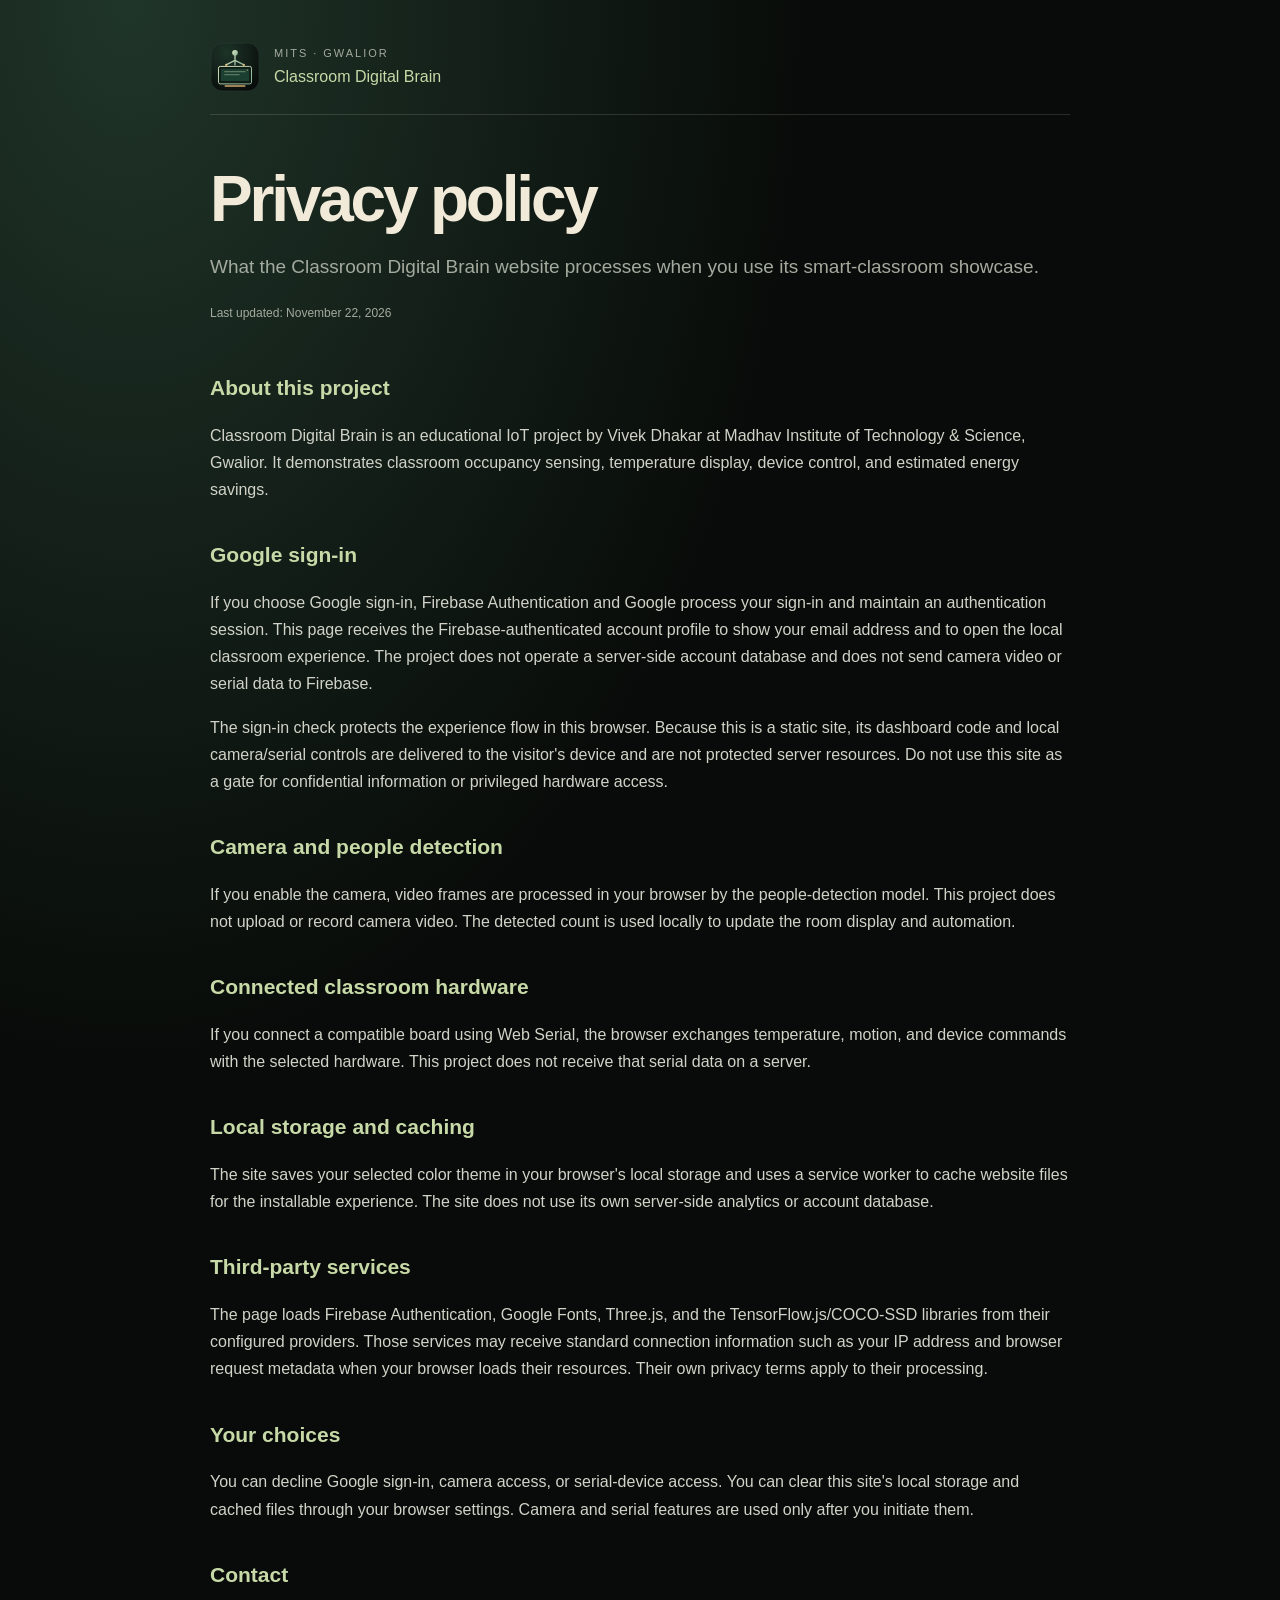
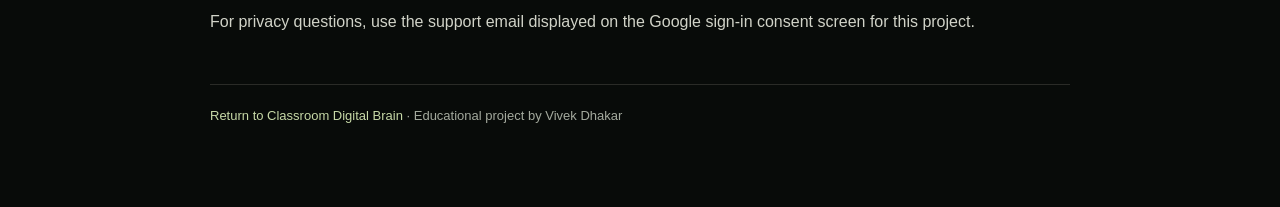
<file: privacy.html>
<!doctype html>
<html lang="en">
<head>
  <meta charset="utf-8" />
  <meta name="viewport" content="width=device-width,initial-scale=1" />
  <meta name="theme-color" content="#080b09" />
  <meta name="description" content="Privacy information for Classroom Digital Brain, a smart classroom project by MITS Gwalior." />
  <title>Privacy · Classroom Digital Brain</title>
  <link rel="icon" href="assets/classroom-digital-brain-logo.svg" type="image/svg+xml" />
  <style>
    :root{color-scheme:dark;--ink:#f2ead9;--muted:#a4aa9e;--moss:#c7d9a7;--line:rgba(232,226,207,.15)}
    *{box-sizing:border-box}body{margin:0;background:radial-gradient(ellipse at 10% 0%,#203529 0,transparent 42%),#080b09;color:var(--ink);font:16px/1.7 Manrope,Inter,Arial,sans-serif}
    main{width:min(860px,calc(100% - 40px));margin:0 auto;padding:42px 0 80px}.top{display:flex;align-items:center;gap:14px;padding-bottom:22px;border-bottom:1px solid var(--line)}.top img{width:50px;height:50px}.top a,.back{color:var(--moss);text-decoration:none}.eyebrow{text-transform:uppercase;letter-spacing:.18em;color:var(--muted);font-size:11px;margin:0}h1{font-size:clamp(38px,7vw,64px);line-height:1.02;letter-spacing:-.05em;margin:52px 0 12px}h2{font-size:21px;margin:34px 0 8px;color:var(--moss)}p,li{color:#d1d3c8}.lede{font-size:19px;color:var(--muted)}.updated{font-size:12px;color:var(--muted)}section{padding-top:1px}a{color:var(--moss)}footer{border-top:1px solid var(--line);margin-top:48px;padding-top:20px;color:var(--muted);font-size:13px}
  </style>
</head>
<body>
  <main>
    <div class="top"><img src="assets/classroom-digital-brain-logo.svg" alt="" /><div><p class="eyebrow">MITS · GWALIOR</p><a href="./">Classroom Digital Brain</a></div></div>
    <h1>Privacy policy</h1>
    <p class="lede">What the Classroom Digital Brain website processes when you use its smart-classroom showcase.</p>
    <p class="updated">Last updated: November 22, 2026</p>
    <section>
      <h2>About this project</h2>
      <p>Classroom Digital Brain is an educational IoT project by Vivek Dhakar at Madhav Institute of Technology &amp; Science, Gwalior. It demonstrates classroom occupancy sensing, temperature display, device control, and estimated energy savings.</p>
      <h2>Google sign-in</h2>
      <p>If you choose Google sign-in, Firebase Authentication and Google process your sign-in and maintain an authentication session. This page receives the Firebase-authenticated account profile to show your email address and to open the local classroom experience. The project does not operate a server-side account database and does not send camera video or serial data to Firebase.</p>
      <p>The sign-in check protects the experience flow in this browser. Because this is a static site, its dashboard code and local camera/serial controls are delivered to the visitor's device and are not protected server resources. Do not use this site as a gate for confidential information or privileged hardware access.</p>
      <h2>Camera and people detection</h2>
      <p>If you enable the camera, video frames are processed in your browser by the people-detection model. This project does not upload or record camera video. The detected count is used locally to update the room display and automation.</p>
      <h2>Connected classroom hardware</h2>
      <p>If you connect a compatible board using Web Serial, the browser exchanges temperature, motion, and device commands with the selected hardware. This project does not receive that serial data on a server.</p>
      <h2>Local storage and caching</h2>
      <p>The site saves your selected color theme in your browser's local storage and uses a service worker to cache website files for the installable experience. The site does not use its own server-side analytics or account database.</p>
      <h2>Third-party services</h2>
      <p>The page loads Firebase Authentication, Google Fonts, Three.js, and the TensorFlow.js/COCO-SSD libraries from their configured providers. Those services may receive standard connection information such as your IP address and browser request metadata when your browser loads their resources. Their own privacy terms apply to their processing.</p>
      <h2>Your choices</h2>
      <p>You can decline Google sign-in, camera access, or serial-device access. You can clear this site's local storage and cached files through your browser settings. Camera and serial features are used only after you initiate them.</p>
      <h2>Contact</h2>
      <p>For privacy questions, use the support email displayed on the Google sign-in consent screen for this project.</p>
    </section>
    <footer><a class="back" href="./">Return to Classroom Digital Brain</a><span> · Educational project by Vivek Dhakar</span></footer>
  </main>
</body>
</html>
</file>
